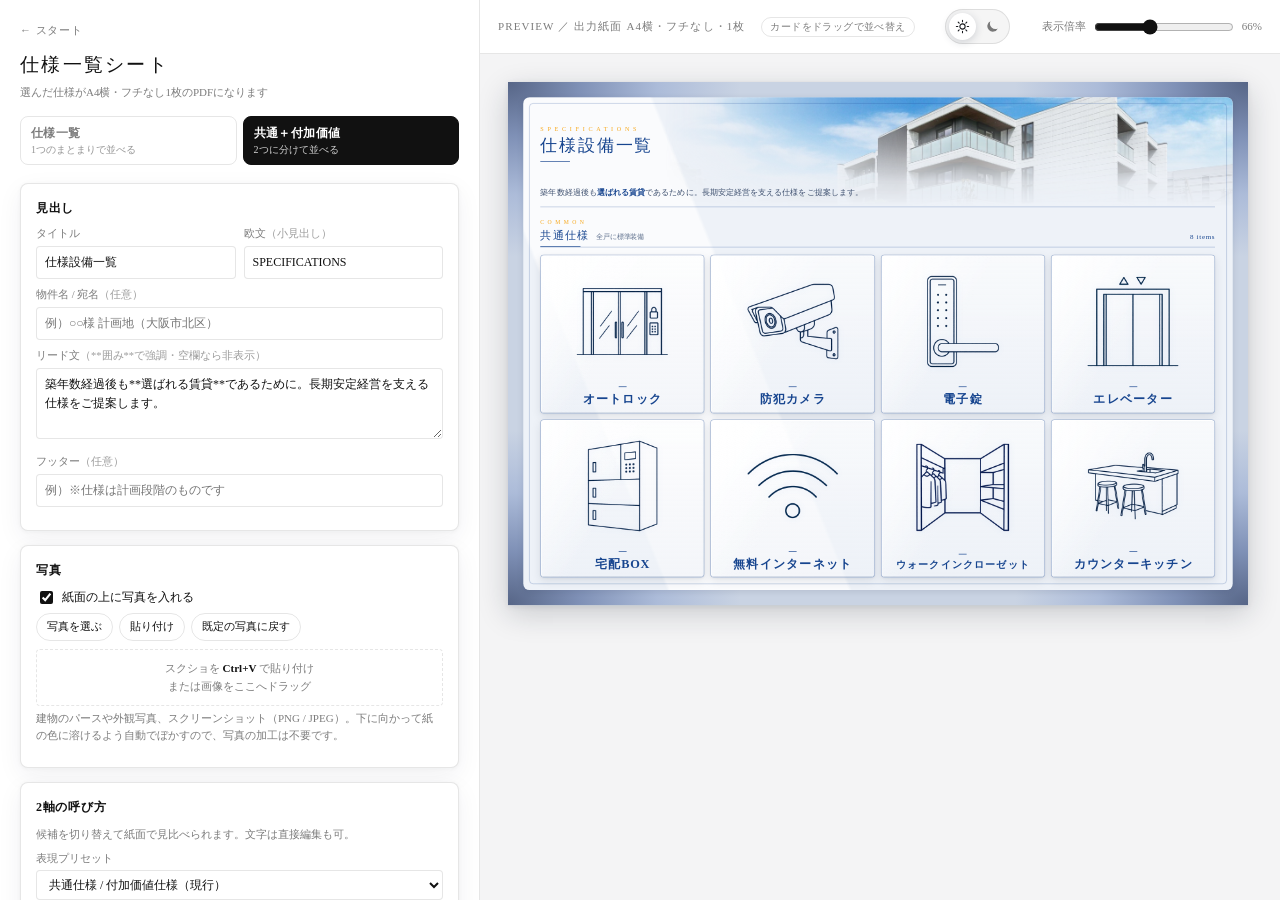
<file: builder.html>
<!DOCTYPE html>
<html lang="ja">
<head>
<meta charset="UTF-8">
<meta name="viewport" content="width=device-width, initial-scale=1">
<meta name="robots" content="noindex, nofollow">
<!-- URL を LINE などで送ったときのサムネイル（OGP）。画像は python make_ogp.py で作る。
     画像を差し替えたら ?v= の数字を上げる（LINE は一度読んだ画像をしばらく覚えているため） -->
<meta property="og:type" content="website">
<meta property="og:site_name" content="SPEC SHEET">
<meta property="og:title" content="仕様一覧をつくる | SPEC SHEET">
<meta property="og:description" content="載せたい仕様を選んで並べるだけ。件数に合わせて自動で組み替わり、フチなしA4横1枚の仕様一覧シートができます。">
<meta property="og:url" content="https://tatsuya-git-hub.github.io/spec-sheet/builder.html">
<meta property="og:image" content="https://tatsuya-git-hub.github.io/spec-sheet/ogp.jpg?v=2">
<meta property="og:image:width" content="1200">
<meta property="og:image:height" content="630">
<meta name="twitter:card" content="summary_large_image">
<title>仕様一覧をつくる | SPEC SHEET</title>
<link rel="stylesheet" href="tokens.css">
<link rel="stylesheet" href="style.css">
</head>
<body>

<!-- ============ 操作パネル（印刷されない） ============ -->
<aside class="editor" id="editor">
  <header class="editor__head">
    <a class="editor__back" href="index.html">← スタート</a>
    <h1>仕様一覧シート</h1>
    <p class="editor__sub">選んだ仕様がA4横・フチなし1枚のPDFになります</p>

    <!-- 作り方の切替。入力はモードごとに別々に保存されます -->
    <div class="modetabs" role="group" aria-label="作り方">
      <button type="button" class="modetabs__btn" data-mode="single">
        <b>仕様一覧</b><span>1つのまとまりで並べる</span>
      </button>
      <button type="button" class="modetabs__btn" data-mode="dual">
        <b>共通＋付加価値</b><span>2つに分けて並べる</span>
      </button>
    </div>
  </header>

  <!-- 見出し -->
  <section class="panel">
    <h2 class="panel__title">見出し</h2>
    <div class="grid2">
      <label class="field"><span>タイトル</span><input type="text" id="in-title"></label>
      <label class="field"><span>欧文<em>（小見出し）</em></span><input type="text" id="in-titleen"></label>
    </div>
    <label class="field">
      <span>物件名 / 宛名<em>（任意）</em></span>
      <input type="text" id="in-prop" placeholder="例）○○様 計画地（大阪市北区）">
    </label>
    <label class="field">
      <span>リード文<em>（**囲み**で強調・空欄なら非表示）</em></span>
      <textarea id="in-lead" rows="3"></textarea>
    </label>
    <label class="field">
      <span>フッター<em>（任意）</em></span>
      <input type="text" id="in-foot" placeholder="例）※仕様は計画段階のものです">
    </label>
  </section>

  <!-- 写真（紙面の上の帯。下に向かって紙の色に溶ける） -->
  <section class="panel">
    <h2 class="panel__title">写真</h2>
    <label class="check">
      <input type="checkbox" id="in-hero">
      <span>紙面の上に写真を入れる</span>
    </label>
    <div class="bulk">
      <button type="button" id="btn-hero-pick">写真を選ぶ</button>
      <button type="button" id="btn-hero-paste">貼り付け</button>
      <button type="button" id="btn-hero-reset">既定の写真に戻す</button>
    </div>
    <!-- スクリーンショットはここへ。Ctrl+V はこの画面のどこで押しても写真に入る -->
    <div class="dropzone" id="hero-drop" tabindex="0">
      スクショを <b>Ctrl+V</b> で貼り付け<br>または画像をここへドラッグ
    </div>
    <p class="panel__hint">
      建物のパースや外観写真、スクリーンショット（PNG / JPEG）。下に向かって紙の色に溶けるよう自動でぼかすので、写真の加工は不要です。
    </p>
  </section>

  <!-- ブロックの呼び方 -->
  <section class="panel">
    <h2 class="panel__title">
      <span data-dual-only>2軸の呼び方</span>
      <span data-single-only>ブロックの見出し</span>
    </h2>
    <p class="panel__hint" data-dual-only>候補を切り替えて紙面で見比べられます。文字は直接編集も可。</p>
    <label class="field" data-dual-only>
      <span>表現プリセット</span>
      <select id="in-preset"></select>
    </label>

    <!-- 1軸のときは、この見出しは出さなくても紙面のタイトルで足りる -->
    <label class="check" data-single-only>
      <input type="checkbox" id="in-blockhead">
      <span>カードの上に見出しを出す<em>（タイトルと重複するなら不要）</em></span>
    </label>

    <div class="grid3">
      <label class="field"><span><i class="lr" data-dual-only>左 </i>欧文</span><input type="text" id="in-cen"></label>
      <label class="field"><span><i class="lr" data-dual-only>左 </i>見出し</span><input type="text" id="in-clabel"></label>
      <label class="field"><span><i class="lr" data-dual-only>左 </i>補足</span><input type="text" id="in-cnote"></label>
    </div>
    <div class="grid3" data-dual-only>
      <label class="field"><span>右 欧文</span><input type="text" id="in-pen"></label>
      <label class="field"><span>右 見出し</span><input type="text" id="in-plabel"></label>
      <label class="field"><span>右 補足</span><input type="text" id="in-pnote"></label>
    </div>
  </section>

  <!-- 候補（2軸のみ）：全ての仕様から、共通・付加価値のどちらに載せるかを選ぶ -->
  <section class="panel" data-dual-only>
    <h2 class="panel__title">
      <span>仕様を選ぶ</span>
      <span class="counter" id="count-pool"></span>
    </h2>
    <p class="panel__hint">
      全ての仕様の一覧です。「共通」「付加価値」を押すとそのブロックに載ります（もう一度押すと外れます）。
      行の ⋮⋮ を持って、下のリストやプレビューのブロックへドラッグしても選べます。
    </p>
    <ul class="itemlist pool" id="list-pool" data-drop="pool"></ul>
  </section>

  <!-- 仕様（1軸）／ 共通仕様（2軸） -->
  <section class="panel">
    <h2 class="panel__title">
      <span id="head-common">共通仕様</span>
      <span class="counter" id="count-common"></span>
    </h2>
    <p class="panel__hint" data-single-only>
      載せたい仕様にチェックを入れます。並び順は ↑↓ か、プレビュー上のカードを
      ドラッグして入れ替えられます。
    </p>
    <p class="panel__hint" data-dual-only>
      載せる仕様と並び順です。↑↓ か行の ⋮⋮ のドラッグで並べ替え、付加価値仕様のリストへドラッグすると移せます。
      × で外します（上の一覧には残ります）。サムネイルを押すとアイコン画像を差し替えられます（Shift+クリックで削除）。
    </p>
    <div class="bulk">
      <button type="button" data-bulk="common:all" data-single-only>全て載せる</button>
      <button type="button" data-bulk="common:none">全て外す</button>
    </div>
    <ul class="itemlist" id="list-common" data-drop="common"></ul>
    <button type="button" class="add" data-add="common">＋ 項目を追加</button>
  </section>

  <!-- 付加価値仕様（2軸のみ） -->
  <section class="panel" data-dual-only>
    <h2 class="panel__title">
      <span id="head-premium">付加価値仕様</span>
      <span class="counter" id="count-premium"></span>
    </h2>
    <p class="panel__hint">
      この物件で採用する仕様と並び順です。操作は共通仕様と同じで、共通仕様のリストへドラッグすると移せます。
    </p>
    <div class="bulk">
      <button type="button" data-bulk="premium:none">全て外す</button>
    </div>
    <ul class="itemlist" id="list-premium" data-drop="premium"></ul>
    <button type="button" class="add" data-add="premium">＋ 項目を追加</button>
  </section>

  <!-- レイアウト -->
  <section class="panel">
    <h2 class="panel__title">レイアウト</h2>

    <label class="field" data-dual-only>
      <span>共通仕様カードの大きさ<em>（付加価値仕様との比）</em></span>
      <span class="rangerow">
        <input type="range" id="in-ratio" min="100" max="160" step="2">
        <output id="ratio-val"></output>
      </span>
    </label>

    <!-- 見え方の微調整。いずれも自動計算した寸法に対する倍率 -->
    <label class="field">
      <span>アイコンの大きさ</span>
      <span class="rangerow">
        <input type="range" id="in-zicon" min="55" max="100" step="1">
        <output id="zicon-val"></output>
      </span>
    </label>
    <label class="field">
      <span>カードの間隔</span>
      <span class="rangerow">
        <input type="range" id="in-zgap" min="0" max="220" step="5">
        <output id="zgap-val"></output>
      </span>
    </label>
    <label class="field">
      <span>文字の大きさ</span>
      <span class="rangerow">
        <input type="range" id="in-ztext" min="70" max="140" step="2">
        <output id="ztext-val"></output>
      </span>
    </label>
    <div class="bulk">
      <button type="button" id="btn-zreset">大きさ・間隔を既定に戻す</button>
    </div>

    <!-- アイコンが未整備の項目を混ぜると点線枠が目立つので、逃げ道を用意 -->
    <label class="check" data-single-only>
      <input type="checkbox" id="in-textonly">
      <span>アイコンを使わず文字だけで並べる</span>
    </label>
    <label class="check" data-dual-only>
      <input type="checkbox" id="in-premium-photo">
      <span>付加価値仕様もアイコンで並べる<em>（既定は文字タイル）</em></span>
    </label>
    <label class="check">
      <input type="checkbox" id="in-show-sub">
      <span>カードに補足テキストを出す</span>
    </label>
    <p class="panel__hint">
      カードは各ブロック内で同一サイズ。件数に応じて列数・行数<span data-dual-only>と左右の面積配分</span>を
      自動計算し、余白を残さず紙面を埋めます。
    </p>
    <p class="panel__hint" id="layout-info"></p>
  </section>

  <!-- 出力 -->
  <section class="panel">
    <h2 class="panel__title">出力</h2>
    <button type="button" class="primary" id="btn-print">PDFで出力 / 印刷</button>
    <p class="panel__hint">
      印刷ダイアログで <b>用紙:A4 ／ 向き:横 ／ 余白:なし</b>、
      <b>「背景のグラフィック」をON</b>（写真・影を出すため必須）。
    </p>
    <div class="bulk">
      <button type="button" id="btn-reload">マスタから再読込</button>
      <button type="button" id="btn-reset">入力をリセット</button>
    </div>
  </section>
</aside>

<!-- ============ プレビュー ＝ 出力される紙面 ============ -->
<main class="stage" id="stage">
  <div class="stage__bar">
    <span class="stage__label">PREVIEW ／ 出力紙面 A4横・フチなし・1枚</span>
    <span class="stage__hint">カードをドラッグで並べ替え</span>

    <!-- 出力テーマの切替 -->
    <div class="themetoggle" role="group" aria-label="出力テーマ">
      <button type="button" class="themetoggle__btn" data-theme="light" title="明るい出力">
        <svg viewBox="0 0 24 24" width="15" height="15" fill="none" stroke="currentColor" stroke-width="1.7" stroke-linecap="round">
          <circle cx="12" cy="12" r="4.2"/>
          <path d="M12 2.2v2.3M12 19.5v2.3M2.2 12h2.3M19.5 12h2.3M5.1 5.1l1.6 1.6M17.3 17.3l1.6 1.6M18.9 5.1l-1.6 1.6M6.7 17.3l-1.6 1.6"/>
        </svg>
      </button>
      <button type="button" class="themetoggle__btn" data-theme="dark" title="黒基調の出力">
        <svg viewBox="0 0 24 24" width="15" height="15" fill="currentColor">
          <path d="M20.5 15.2A8.8 8.8 0 0 1 8.8 3.5 8.8 8.8 0 1 0 20.5 15.2z"/>
        </svg>
      </button>
    </div>

    <label class="zoom">
      表示倍率
      <input type="range" id="zoom" min="25" max="130" value="100">
      <output id="zoom-val">100%</output>
    </label>
  </div>

  <div class="stage__scroll">
    <div class="sheet-scaler" id="scaler">
      <!-- ▼ ここから下が印刷対象 ------------------------------- -->
      <article class="sheet" id="sheet" data-theme="light">
        <!-- 写真（「写真」をONにしたときだけ上の帯に出る） -->
        <div class="sheet__visual" id="sheet-visual" aria-hidden="true"></div>
        <!-- 白い紙面の色の層（写真より上・カードより下） -->
        <div class="sheet__tint" aria-hidden="true"></div>
        <header class="sheet__head">
          <div class="sheet__headline">
            <span class="sheet__en" id="sheet-titleen"></span>
            <h2 class="sheet__title" id="sheet-title"></h2>
          </div>
          <div class="sheet__prop" id="sheet-prop"></div>
        </header>

        <div class="sheet__inner">
          <p class="sheet__lead" id="sheet-lead"></p>

          <div class="sheet__body" id="sheet-body">
            <!-- 左ブロック（1軸のときは唯一のブロック） -->
            <section class="block" id="block-common">
              <div class="block__head" id="head-block-common">
                <span class="block__en" id="en-common"></span>
                <h3 class="block__title" id="label-common"></h3>
                <span class="block__note" id="note-common"></span>
                <span class="block__count" id="cnt-common"></span>
              </div>
              <div class="fill" id="sheet-common" data-group="common"></div>
            </section>

            <!-- 右ブロック（付加価値仕様。1軸のときは非表示） -->
            <section class="block" id="block-premium">
              <div class="block__head">
                <span class="block__en" id="en-premium"></span>
                <h3 class="block__title" id="label-premium"></h3>
                <span class="block__note" id="note-premium"></span>
                <span class="block__count" id="cnt-premium"></span>
              </div>
              <div class="fill" id="sheet-premium" data-group="premium"></div>
            </section>
          </div>

          <footer class="sheet__foot" id="foot-wrap">
            <span id="sheet-foot"></span>
          </footer>
        </div>
      </article>
      <!-- ▲ 印刷対象ここまで ------------------------------------ -->
    </div>
  </div>
</main>

<input type="file" id="file-picker" accept="image/*" hidden>
<input type="file" id="hero-picker" accept="image/*" hidden>

<script src="data.js"></script>
<script src="app.js"></script>
</body>
</html>
</file>
<file: tokens.css>
/* =============================================================
   デザイントークン（色・余白・書体）
   ★デザイン確定時は原則このファイルだけを差し替えます
   コンセプト: 白い地（黒地も選べる）/ 書体はすべて游明朝 / カードはガラスの板
   ============================================================= */
:root{
  /* ---- 紙面（出力）---- */
  --paper-w: 297mm;          /* A4 横 */
  --paper-h: 210mm;
  --paper-pad-x: 9mm;
  --paper-pad-y: 6mm;
  --cell-gap: 2.4mm;         /* カード間の間隔 */
  --card-radius: 1.4mm;

  /* ---- 紙面の色（黒基調。真っ黒にはせず、深い青緑の空気を含ませる）
         ★黒が重すぎる/軽すぎるときは --paper と --sheen だけで調整できます ---- */
  --paper:     #070b0c;      /* 地 */
  --paper-2:   #101617;      /* 面（カード地・微妙な差） */
  --sheen:     224, 240, 238; /* 右上から差す光の色（rgb成分） */
  --ink:       #ffffff;
  --ink-sub:   #9fb0ae;
  --line:      rgba(255,255,255,.16);
  --line-soft: rgba(255,255,255,.08);
  --gold:      #c9ab6d;      /* 唯一の彩り。使いすぎない */
  --accent-2:  #e0b877;      /* リード文の強調 */

  /* ---- 画面UI（スタートページと同じ：白い地 × 黒い文字 × 黒いボタン）---- */
  --ui-bg:     #f4f4f5;              /* 紙面プレビューの台 */
  --ui-panel:  #ffffff;              /* 左の操作パネル・上のバー */
  --ui-panel-2:#ffffff;              /* 各ブロックの白い板 */
  --ui-field:  #ffffff;              /* 入力欄 */
  --ui-line:   rgba(17,17,17,.10);
  --ui-text:   #111111;
  --ui-sub:    rgba(17,17,17,.55);
  --ui-accent: #111111;              /* 選択中・フォーカス（スタートページの黒いボタンと同じ） */
  --ui-shadow: 0 8px 26px rgba(30,40,60,.06), 0 1px 4px rgba(30,40,60,.04);
  --radius-ui: 8px;

  /* ---- スタートページ（白い地 × 黒い文字。彩りは写真に任せる）---- */
  --site-bg:   #ffffff;
  --site-fg:   #111111;
  --site-fg-sub: rgba(17,17,17,.55);

  /* ---- 書体 ----
     すべて游明朝に固定（和文も欧文も）。欧文用の書体は挟まない。
     游明朝の入っていない端末（iPad / Mac）はヒラギノ明朝で表示される。
     ★游明朝はライセンス上Webフォントとして埋め込めないため、端末の書体を使う
     変数を3つに分けているのは、あとで用途ごとに変えられるようにするため */
  --font-mincho: "Yu Mincho", "YuMincho", "游明朝", "Hiragino Mincho ProN", "Hiragino Mincho Pro", serif;
  --font-display: var(--font-mincho);   /* 見出し・欧文ラベル */
  --font-ui: var(--font-mincho);        /* 画面の操作部品・本文 */
  --font-name: var(--font-mincho);      /* カードの仕様名 */
}
</file>
<file: style.css>
/* =============================================================
   builder.html 用スタイル
     [A] 画面UI（操作パネル・ステージ）   ← 印刷されない
     [B] 紙面 .sheet（A4横 297×210mm）    ← 印刷される
     [C] 印刷（A4横・フチなし・1枚固定）
   色・余白・書体は tokens.css の変数で管理
   ============================================================= */

*{ box-sizing: border-box; }
html, body{ height: 100%; margin: 0; }
body{
  display: flex;
  background: var(--ui-bg);
  color: var(--ui-text);
  font-family: var(--font-ui);
  font-size: 13px; line-height: 1.6;
  -webkit-font-smoothing: antialiased;
}

/* =============================================================
   [A] 画面UI
   スタートページと同じテイスト：白い地・明朝・細い罫・やわらかい影・黒いボタン
   ============================================================= */
.editor{
  width: 480px; flex: 0 0 480px;   /* 選ぶ一覧を見やすく、少し広めに */
  height: 100vh; overflow-y: auto;
  padding: 20px 20px 40px;
  background: var(--ui-panel);
  border-right: 1px solid var(--ui-line);
}
.editor__back{
  display: inline-block; margin-bottom: 10px;
  font-size: 11px; letter-spacing: .08em; color: var(--ui-sub); text-decoration: none;
}
.editor__back:hover{ color: var(--ui-accent); }
.editor__head h1{
  font-family: var(--font-display);
  font-size: 19px; font-weight: normal; letter-spacing: .12em; margin: 0 0 4px;
}
.editor__sub{ margin: 0 0 14px; font-size: 11px; color: var(--ui-sub); }

/* ---- 作り方の切替（1軸 / 2軸）----------------------------------
   スタートページの2つの入口と同じ2択。入力はモードごとに別に
   保存されるので、行き来しても互いを壊さない */
.modetabs{
  display: grid; grid-template-columns: 1fr 1fr; gap: 6px;
  margin-bottom: 18px;
}
.modetabs__btn{
  font: inherit; text-align: left; cursor: pointer;
  padding: 7px 10px; border-radius: var(--radius-ui);
  color: var(--ui-sub); background: transparent;
  border: 1px solid var(--ui-line);
  transition: border-color .15s ease, color .15s ease, background .15s ease;
}
.modetabs__btn b{
  display: block; font-size: 12px; font-weight: bold; letter-spacing: .04em;
}
.modetabs__btn span{ display: block; font-size: 10px; line-height: 1.4; opacity: .8; }
.modetabs__btn:hover{ border-color: var(--ui-accent); color: var(--ui-text); }
.modetabs__btn.is-active{
  color: #fff; border-color: var(--ui-accent);
  background: var(--ui-accent);
}

/* ---- 作り方に応じた出し入れ ----
   1軸のときは2軸だけの項目を、2軸のときは1軸だけの項目を隠す。
   モードが決まる前（JS実行前）は data-mode が無いので両方出るが、
   起動時にすぐ設定されるため実害はない */
body[data-mode="single"] [data-dual-only]{ display: none !important; }
body[data-mode="dual"]   [data-single-only]{ display: none !important; }

.panel{
  border: 1px solid var(--ui-line); border-radius: var(--radius-ui);
  background: var(--ui-panel-2);
  box-shadow: var(--ui-shadow);
  padding: 15px; margin-bottom: 14px;
}
.panel__title{
  display: flex; align-items: center; gap: 8px; margin: 0 0 8px;
  font-size: 12px; font-weight: bold; letter-spacing: .06em;
}
.panel__hint{ margin: 4px 0 8px; font-size: 11px; line-height: 1.55; color: var(--ui-sub); }
.counter{
  margin-left: auto; font-size: 10.5px; font-weight: normal; color: var(--ui-accent);
  border: 1px solid rgba(17,17,17,.35); border-radius: 999px; padding: 0 8px;
}

.field{ display: block; margin-bottom: 8px; }
.field > span{ display: block; font-size: 10.5px; color: var(--ui-sub); margin-bottom: 3px; }
.field em{ font-style: normal; opacity: .75; }
/* 2軸のときだけ付く「左 」「右 」の接頭。1軸では上のルールで消える */
.field .lr{ font-style: normal; }
.field input[type=text], .field textarea, .field select{
  width: 100%; padding: 6px 8px; font: inherit; font-size: 12px;
  color: var(--ui-text); background: var(--ui-field);
  border: 1px solid var(--ui-line); border-radius: 4px;
}
.field input:focus, .field textarea:focus, .field select:focus{
  outline: none; border-color: var(--ui-accent);
}
.field textarea{ resize: vertical; }
.grid2{ display: grid; grid-template-columns: 1fr 1fr; gap: 0 8px; }
.grid3{ display: grid; grid-template-columns: .8fr 1fr 1fr; gap: 0 8px; }
.rangerow{ display: flex; align-items: center; gap: 8px; }
.rangerow input{ flex: 1; accent-color: var(--ui-accent); }
.rangerow output{ font-size: 11px; color: var(--ui-accent); min-width: 60px; text-align: right; }

.check{ display: flex; align-items: flex-start; gap: 6px; font-size: 12px; margin-bottom: 6px; cursor: pointer; }
.check input{ accent-color: var(--ui-accent); margin-top: 3px; }
.check em{ font-style: normal; font-size: 11px; color: var(--ui-sub); }

.bulk{ display: flex; gap: 6px; flex-wrap: wrap; }
.bulk button, .add{
  font: inherit; font-size: 11px; padding: 4px 10px; cursor: pointer;
  color: var(--ui-text); background: transparent;
  border: 1px solid var(--ui-line); border-radius: 999px;
}
.bulk button:hover, .add:hover{ border-color: var(--ui-accent); color: var(--ui-accent); }
.add{ width: 100%; margin-top: 8px; border-style: dashed; border-radius: 4px; padding: 6px; }
/* 写真の貼り付け先（スクショの Ctrl+V / ドラッグ） */
.dropzone{
  margin-top: 8px; padding: 10px; border-radius: 4px; text-align: center;
  font-size: 11px; line-height: 1.6; color: var(--ui-sub);
  border: 1px dashed var(--ui-line); outline: none;
  transition: border-color .15s ease, color .15s ease, background .15s ease;
}
.dropzone b{ color: var(--ui-text); }
.dropzone:focus, .dropzone.is-over{ border-color: var(--ui-accent); color: var(--ui-accent); background: rgba(17,17,17,.06); }

.primary{
  width: 100%; font: inherit; font-size: 13px; font-weight: bold; letter-spacing: .12em;
  padding: 13px; cursor: pointer; color: #fff;
  background: var(--ui-accent);
  border: 0; border-radius: 8px;
}
.primary:hover{ background: #333; }

/* ---- 仕様リスト ---- */
.itemlist{ list-style: none; margin: 8px 0 0; padding: 0; }
.row{
  display: flex; align-items: center; gap: 6px;
  padding: 5px 2px; border-top: 1px solid var(--ui-line);
}
.row:last-child{ border-bottom: 1px solid var(--ui-line); }
.row--off{ opacity: .38; }
.row input[type=checkbox]{ accent-color: var(--ui-accent); }
.row__name, .row__sub{
  min-width: 0; font: inherit; font-size: 12px; color: var(--ui-text);
  background: transparent; border: 1px solid transparent; border-radius: 3px; padding: 2px 4px;
}
.row__name{ flex: 1.4; }
.row__sub{ flex: 1; font-size: 11px; color: var(--ui-sub); }
.row__name:hover, .row__sub:hover{ border-color: var(--ui-line); }
.row__name:focus, .row__sub:focus{ border-color: var(--ui-accent); background: var(--ui-field); outline: none; }
.row__thumb{
  width: 34px; height: 26px; flex: 0 0 34px; cursor: pointer;
  border: 1px solid var(--ui-line); border-radius: 3px; overflow: hidden;
  background: var(--ui-field) center/cover no-repeat;
  display: flex; align-items: center; justify-content: center;
  font-size: 10px; color: var(--ui-sub);
}
.row__thumb:hover{ border-color: var(--ui-accent); }
.row__btn{
  width: 20px; height: 20px; flex: 0 0 20px; padding: 0; cursor: pointer;
  font-size: 10px; line-height: 1; color: var(--ui-sub);
  background: transparent; border: 1px solid var(--ui-line); border-radius: 3px;
}
.row__btn:hover{ color: var(--ui-text); border-color: var(--ui-accent); }
.row__btn--del:hover{ color: #e06b5c; border-color: #e06b5c; }

/* ドラッグの持ち手・落とし先の目印（2軸の一覧） */
.row__grip{
  flex: 0 0 auto; padding: 0 2px; cursor: grab; user-select: none; touch-action: none;
  font-size: 11px; letter-spacing: -2px; color: var(--ui-sub);
}
.row__grip:hover{ color: var(--ui-accent); }
.row.is-dragging{ opacity: .35; }
.row.is-drop-before{ box-shadow: inset 0 2px 0 var(--ui-accent); }
.itemlist.is-drop-end > .row:last-child{ box-shadow: inset 0 -2px 0 var(--ui-accent); }
.itemlist.is-over{ outline: 1px dashed var(--ui-accent); outline-offset: 2px; border-radius: 4px; }
.row--empty{
  justify-content: center; padding: 14px 6px;
  font-size: 11px; color: var(--ui-sub); border: 1px dashed var(--ui-line);
}
/* プレビューのブロックに落とすとき */
.sheet [data-group].is-over{ outline: .5mm dashed #111; outline-offset: 1mm; }

/* 候補一覧（2軸）：名前は表示だけ（編集は下の共通／付加価値のリストで） */
.pool{ max-height: 420px; overflow-y: auto; }
.pool__row.is-placed{ background: rgba(17,17,17,.05); }
.pool__name{ flex: 1; min-width: 0; font-size: 12px; overflow: hidden; text-overflow: ellipsis; white-space: nowrap; }
.pool__name small{ margin-left: 6px; font-size: 10.5px; color: var(--ui-sub); }
.chip{
  flex: 0 0 auto; font: inherit; font-size: 10.5px; padding: 2px 8px; cursor: pointer;
  color: var(--ui-sub); background: transparent;
  border: 1px solid var(--ui-line); border-radius: 999px;
}
.chip:hover{ color: var(--ui-text); border-color: var(--ui-accent); }
.chip.is-on{ color: #fff; background: var(--ui-accent); border-color: var(--ui-accent); font-weight: bold; }

/* ---- ステージ ---- */
.stage{ flex: 1; min-width: 0; height: 100vh; display: flex; flex-direction: column; }
.stage__bar{
  display: flex; align-items: center; gap: 16px; padding: 9px 18px;
  font-size: 11px; letter-spacing: .1em; color: var(--ui-sub);
  background: var(--ui-panel); border-bottom: 1px solid var(--ui-line);
}
/* 並べ替えの操作案内 */
.stage__hint{
  font-size: 10px; letter-spacing: .04em; color: var(--ui-sub);
  padding: 1px 8px; border-radius: 999px;
  border: 1px solid var(--ui-line);
}
/* 出力テーマの切替（サン / ムーン） */
.themetoggle{
  margin-left: auto; display: flex; gap: 3px; padding: 3px;
  border-radius: 999px;
  background: rgba(17,17,17,.04); border: 1px solid var(--ui-line);
}
.themetoggle__btn{
  width: 27px; height: 27px; padding: 0; border: 0; border-radius: 50%;
  display: grid; place-items: center; cursor: pointer;
  color: var(--ui-sub); background: transparent;
  transition: background .18s ease, color .18s ease;
}
.themetoggle__btn:hover{ color: var(--ui-text); }
.themetoggle__btn.is-active{
  color: #16181c; background: #fff;
  box-shadow: 0 2px 8px rgba(30,40,60,.18);
}
.themetoggle__btn[data-theme="dark"].is-active{
  color: #f4f4f6; background: #26262c;
  box-shadow: 0 2px 8px rgba(30,40,60,.25);
}

.zoom{ display: flex; align-items: center; gap: 6px; margin-left: 16px; letter-spacing: 0; }
.zoom input{ width: 140px; accent-color: var(--ui-accent); }
.stage__scroll{
  flex: 1; overflow: auto; padding: 28px;
  background: var(--ui-bg);
}
.sheet-scaler{ transform-origin: top left; width: var(--paper-w); height: var(--paper-h); }

/* =============================================================
   [B] 紙面（A4 横 1枚・フチなし。ここは黒地の指定、白地は [B-2]）
   ============================================================= */
.sheet{
  position: relative;
  width: var(--paper-w); height: var(--paper-h);
  background: var(--paper); color: var(--ink);
  font-family: var(--font-ui);
  display: flex; flex-direction: column; overflow: hidden;
  box-shadow: 0 14px 44px rgba(20,30,45,.20), 0 2px 8px rgba(20,30,45,.08);
}
/* 地の空気：右上から光が差し込み、左下へ落ちていく
   （黒一色だと重いので、深い青緑の階調をつける）
   ・グラデーションだけで作るので、印刷しても画像の劣化がない
   ・中身は z-index:2 で必ずこの層より上に置く。写真の帯（z-index:0）はこの層の下に
     敷くので、光は写真の上にもかかり、帯の消え際に段差ができない */
.sheet::before{
  content: ""; position: absolute; inset: 0; z-index: 1; pointer-events: none;
  background:
    /* 右上の光源 */
    radial-gradient(46% 40% at 100% 0%,
      rgba(var(--sheen), .24) 0%, rgba(var(--sheen), .09) 38%, transparent 74%),
    /* 斜めに落ちる光の帯 */
    linear-gradient(206deg,
      transparent 0%, rgba(var(--sheen), .12) 12%, rgba(var(--sheen), .04) 26%,
      transparent 44%),
    /* 右下の床の照り返し */
    radial-gradient(58% 34% at 84% 104%, rgba(var(--sheen), .07), transparent 70%),
    /* 中央に広がる青緑の空気 */
    radial-gradient(92% 88% at 64% 54%, rgba(18, 46, 45, .26), transparent 76%),
    /* 左上へ向かう闇 */
    radial-gradient(74% 78% at 0% 0%, rgba(0,0,0,.80), transparent 66%);
}
.sheet > *{ position: relative; z-index: 2; }

/* ヘッダー：紙の端まで届く（フチなし） */
.sheet__head{
  flex: 0 0 auto;
  display: flex; align-items: flex-end; gap: 8mm;
  padding: 5.5mm var(--paper-pad-x) 3.4mm;
  border-bottom: .25mm solid var(--line);
}
.sheet__en{
  display: block; margin-bottom: 1.2mm;
  font-family: var(--font-display);
  font-size: 7pt; letter-spacing: .42em; color: var(--gold);
}
.sheet__title{
  margin: 0; font-family: var(--font-display); font-weight: normal;
  font-size: 19pt; line-height: 1; letter-spacing: .14em;
}
.sheet__prop{
  margin-left: auto; padding-bottom: .8mm;
  font-size: 8.5pt; letter-spacing: .04em; text-align: right;
  color: var(--ink-sub); white-space: pre-line;
}

/* 内側 */
.sheet__inner{
  flex: 1; min-height: 0; display: flex; flex-direction: column;
  padding: var(--paper-pad-y) var(--paper-pad-x);
}
.sheet__lead{
  flex: 0 0 auto; margin: 0 0 4mm;
  font-size: 9pt; line-height: 1.7; letter-spacing: .02em;
  color: var(--lead-fg, rgba(255,255,255,.82)); white-space: pre-line;
}
.sheet__lead:empty{ display: none; }
.sheet__lead .em{ color: var(--accent-2); font-weight: bold; }

/* ガラスの板と影（黒い紙面）。明るい紙面は [B-2] で上書き */
.sheet{
  --glass-top:    rgba(255,255,255,.085);
  --glass-bottom: rgba(255,255,255,.020);
  --glass-edge:   rgba(255,255,255,.10);
  --glass-hi:     rgba(255,255,255,.14);     /* 上辺のハイライト */
  --card-shadow:      0 1.2mm 3.2mm rgba(0,0,0,.45), 0 .3mm .8mm rgba(0,0,0,.30);
  --card-shadow-soft: 0 .8mm 2.4mm rgba(0,0,0,.28);
}

/* 本文：2ブロック横並び（幅配分は JS が flex で指定） */
.sheet__body{ flex: 1; min-height: 0; display: flex; gap: 6mm; }
.block{ display: flex; flex-direction: column; min-width: 0; min-height: 0; }
.block--hidden{ display: none; }

/* 見出し行：欧文を上の段に逃がし、
   「見出し ／ 補足 ／ 件数」を必ず1行に収める（折り返して衝突させない）*/
.block__head{
  flex: 0 0 auto; position: relative;
  display: grid;
  grid-template-columns: auto minmax(0, 1fr) auto;
  grid-template-areas:
    "en    en    en"
    "title note  count";
  align-items: baseline;
  column-gap: 2.6mm; row-gap: 1mm;
  padding-bottom: 1.6mm; margin-bottom: 3mm;
  border-bottom: .25mm solid var(--line);
}
.block__head::after{   /* 見出し下の金の短いライン */
  content: ""; position: absolute; left: 0; bottom: -.25mm;
  width: 16mm; height: .5mm; background: var(--gold);
}
.block__en{
  grid-area: en;
  font-family: var(--font-display);
  font-size: 6.5pt; letter-spacing: .38em; color: var(--gold);
}
.block__title{
  grid-area: title;
  margin: 0; font-family: var(--font-display); font-weight: normal;
  font-size: 13pt; letter-spacing: .1em; line-height: 1;
  white-space: nowrap;
}
/* 補足は幅が足りなければ切る（見出しを折らないため） */
.block__note{
  grid-area: note; min-width: 0;
  font-size: 7.5pt; letter-spacing: .04em; color: var(--ink-sub);
  white-space: nowrap; overflow: hidden; text-overflow: ellipsis;
}
.block__count{
  grid-area: count; justify-self: end;
  font-family: var(--font-display);
  font-size: 8pt; letter-spacing: .1em; color: var(--ink-sub);
  white-space: nowrap;
}

/* ---- カードのグリッド（列数・行数は JS が指定 / セルは常に等サイズ） ---- */
.fill{
  flex: 1; min-height: 0;
  display: grid; gap: var(--cell-gap);
}

/* ---- カード共通：ガラスの板 ----------------------------------
   地は透明度の高い白の重ね（--glass-*）。紙面の光の階調が透けるので、
   同じ色のタイルが並んでいるようには見えない。
   上辺だけ明るい縁（inset の 1 本）で板の厚みを出し、
   下にやわらかい影（--card-shadow）を落として紙面から少し浮かせる。

   backdrop-filter（すりガラスのぼかし）は使わない。
   背後が滑らかなグラデーションなのでぼかしても見た目はほぼ変わらず、
   印刷（PDF）では画像化されて重く・粗くなることがあるため */
.card{
  position: relative; min-width: 0; min-height: 0; overflow: hidden;
  border-radius: var(--card-radius);
  background: linear-gradient(180deg, var(--glass-top), var(--glass-bottom));
  border: .25mm solid var(--glass-edge);
  box-shadow: inset 0 .3mm 0 var(--glass-hi), var(--card-shadow);
}
/* アイコンカード：上にアイコン、下に名称（写真ではなく図としてそろえる） */
.card--icon{
  display: flex; flex-direction: column;
  padding: 2.2mm 2mm 2.4mm;
}
/* アイコンの面
   アイコンは地を透過してあるので（make_icons.py）、台座は置かず
   ガラスの板に線画を直接載せる。黒い紙面では線をアイボリーにした
   別の絵（iconDark）に app.js が差し替える。
   contain なので、正方形でない画像でも切れない。

   --icon-scale は「面のどこまでを絵が占めるか」。
   contain のまま縮めたいので、内側の余白を作って
   background-origin: content-box で絵をその内側だけに収める。
   transform: scale() だと面からはみ出して切れ、
   background-size を % 指定にすると縦横比が崩れる */
.card__icon{
  flex: 1; min-height: 0; margin-bottom: 1.8mm;
  background-position: center; background-size: contain; background-repeat: no-repeat;
  background-origin: content-box;
  padding: calc((1 - var(--icon-scale, 1)) * 50%);
}
/* アイコン未設定のときの当たり（あとで画像を入れる場所） */
.card__icon--none{
  position: relative;
  border: .25mm dashed var(--line-soft);
  border-radius: var(--card-radius);
}
.card__icon--none::after{
  content: "ICON"; position: absolute; inset: 0;
  display: flex; align-items: center; justify-content: center;
  font-family: var(--font-display);
  font-size: 5.5pt; letter-spacing: .3em; color: rgba(255,255,255,.20);
}
.card__body{ flex: 0 0 auto; text-align: center; }
.card__name{
  display: block;
  font-family: var(--font-name); font-weight: 600;
  font-size: var(--name-size, 9pt); line-height: 1.25; letter-spacing: .06em;
  color: var(--name-fg, #fff);
}
.card__sub{
  display: block; margin-top: .6mm; min-height: 1.2em;  /* 空でも行を確保 */
  font-size: calc(var(--name-size, 9pt) * .72); line-height: 1.2; letter-spacing: .04em;
  color: var(--sub-fg, rgba(255,255,255,.62));
}
.card--long .card__name{ font-size: calc(var(--name-size, 9pt) * .84); }

/* ---- 文字タイル（付加価値仕様。既定はこちら）--------------------
   アイコンを使わず、組版だけで見せる面。セルが横長なので中央寄せより
   左寄せのほうが視線が流れ、一覧として読みやすい。
   左端に金の短い縦線を置く（見出し下の金線と同じ motif でそろえる）。
   光は左上から当てて、紙面の階調と向きを合わせる */
/* 文字は下に寄せる。件数が少ないとセルが縦長になるが、上下中央だと
   小さな文字が広い面の真ん中に浮いて「置き忘れ」に見える。
   下に寄せておけば、上の空きが意図した余白として読める */
.card--text{
  display: flex; flex-direction: column; justify-content: flex-end;
  padding: 2.4mm 3.4mm 2.6mm;
  background: linear-gradient(100deg, var(--glass-top) 0%, var(--glass-bottom) 100%);
}
.card--text .card__body{
  position: relative; padding: 2.6mm 0 0; text-align: left;
}
/* 名称の上に金の短い罫。ブロック見出しの下に引いている線と同じ motif で、
   アイコンが無くても「そこが仕様名の頭」だと分かるようにする */
.card--text .card__body::before{
  content: ""; position: absolute; left: 0; top: 0;
  width: 5mm; height: .45mm; background: var(--gold);
}
.card--text .card__name{ text-shadow: none; letter-spacing: .04em; }
.card--text .card__sub{
  margin-top: 1mm; color: var(--ink-sub); letter-spacing: .06em;
}

/* ---- 並べ替え（プレビュー上のドラッグ）------------------------
   掴んでいるあいだは半透明にして、置き先が見えるようにする。
   touch-action: none はタブレットで必須（指の動きを
   ページのスクロールに取られると並べ替えができない）*/
.card[data-id]{ cursor: grab; touch-action: none; }
.card.is-dragging{
  cursor: grabbing; opacity: .55;
  outline: .4mm solid var(--gold); outline-offset: -.4mm;
}
body.is-reordering{ user-select: none; -webkit-user-select: none; }
/* 印刷には操作の見た目を持ち込まない（保険）*/
@media print{
  .card.is-dragging{ opacity: 1; outline: 0; }
}

/* 端数マスを埋めるタイル（カードを等サイズに保つため）
   同じガラスだが一段薄く、影も弱くして、仕様のカードより奥に引かせる */
/* 端数のマス：板も欧文ラベルも出さず、何もない空きにする（1軸・2軸・両テーマ共通）。
   マス自体は残すので、カードの大きさと並びは変わらない。
   visibility:hidden なら寸法は残るので、ドラッグ中に末尾へ送る当たり判定もそのまま効く */
.card--filler{ visibility: hidden; }

/* 空状態 */
.empty{
  grid-column: 1 / -1; grid-row: 1 / -1;
  display: flex; align-items: center; justify-content: center;
  font-size: 8.5pt; letter-spacing: .1em; color: var(--ink-sub);
  border: .25mm dashed var(--line); border-radius: var(--card-radius);
}

/* ---- 写真の帯（.sheet--visual。「写真」がONのとき app.js が付ける）----
   紙面の上端、見出し（仕様設備一覧）の右から右端までに写真を敷き、
   左と下に向かって紙の色に溶かす（右と上は紙の端まで＝フチなし）。
   主役はあくまでカードなので、写真は上の帯だけにとどめる。
   見出しは写真に重ねない（白い地の上にあるほうが読める）。
   写真の始まり --visual-left は app.js が見出しの右端を実測して入れる。

   溶かし方は「紙の色のグラデーションを写真の上にかぶせる」。
   mask-image のほうが素直だが、Chromium は印刷（PDF）で mask を
   落とすことがあり、写真の四角い縁がそのまま出てしまうため使わない。
   かぶせる色は var(--paper) なので、黒い紙面でも白い紙面でもその地に溶ける。

   カードの寸法は app.js が #sheet-body の実寸から計算するので、
   帯のぶん本文が縮んでも計算側は何も変えなくてよい */
.sheet__visual{ display: none; }
.sheet{
  --visual-h: 50mm;       /* 写真の帯の高さ（溶けて消えるところまで） */
  --visual-under: 16mm;   /* 見出しの上端の位置（帯の高さの中ほどに置く） */
  --visual-left: 80mm;    /* 写真の始まり（app.js が実測で上書き） */
}
.sheet--visual .sheet__visual{
  display: block;
  position: absolute; z-index: 0;     /* 文字・カードより下に敷く */
  top: 0; right: 0; height: var(--visual-h);
  left: calc(var(--visual-left) + 4mm);
  background-size: cover; background-position: 50% 52%; background-repeat: no-repeat;
}
.sheet--visual .sheet__visual::after{
  --p: var(--paper);
  content: ""; position: absolute; inset: -1px;   /* 端数の1pxで縁が残らないように */
  background:
    /* 左：見出しの側から、写真がだんだん浮かび上がる */
    linear-gradient(90deg, var(--p) 0%,
      color-mix(in srgb, var(--p) 86%, transparent) 9%,
      color-mix(in srgb, var(--p) 55%, transparent) 20%,
      color-mix(in srgb, var(--p) 22%, transparent) 32%,
      transparent 44%),
    /* 下：半分あたりから長い距離をかけて紙に消えていく */
    linear-gradient(180deg, transparent 14%,
      color-mix(in srgb, var(--p) 28%, transparent) 32%,
      color-mix(in srgb, var(--p) 62%, transparent) 50%,
      color-mix(in srgb, var(--p) 88%, transparent) 68%,
      var(--p) 88%);
}
/* 見出し下の罫は、写真が溶けていく途中を横に断ち切ってしまうので引かない */
.sheet--visual .sheet__head{ padding-top: var(--visual-under); border-bottom: 0; }

/* フッター */
.sheet__foot{
  flex: 0 0 auto; margin-top: 3mm; padding-top: 1.8mm;
  border-top: .25mm solid var(--line-soft);
  font-size: 7pt; letter-spacing: .04em; color: var(--ink-sub);
}
.sheet__foot--hidden{ display: none; }

/* =============================================================
   [B-2] 白い出力テーマ（.sheet[data-theme="light"]・既定）
   色味の方向: 白い地 × 明朝 × ディープネイビーの細い罫（彩りはこの1色だけ）
   写真の列を入れたとき、写真が白に溶けていくのが映えるよう地は真っ白。
   紙面の変数だけを上書きするので、構造・レイアウトは共通
   ============================================================= */
.sheet[data-theme="light"]{
  --paper:     #ffffff;   /* 地：白 */
  --paper-2:   #f6f6f5;
  --ink:       #0e0e0e;
  --ink-sub:   #5a5a5a;
  --line:      rgba(0,0,0,.22);
  --line-soft: rgba(0,0,0,.10);
  --gold:      #22365c;   /* アクセント（ディープネイビー）：欧文・短い罫・件数・細い罫 */
  --accent-2:  #22365c;   /* リード文の強調 */
  --lead-fg:   #2b2b2b;
  /* 白い紙面のガラス：白地の上では白の重ねが見えないので、
     下へわずかに灰色を引いて板の面を出し、縁と影で浮かせる */
  --glass-top:    rgba(255,255,255,.88);   /* 地の色がうっすら透ける程度 */
  --glass-bottom: rgba(244,245,247,.82);
  --glass-edge:   rgba(20,28,40,.07);
  --glass-hi:     rgba(255,255,255,1);
  --card-shadow:      0 1.4mm 4mm rgba(30,40,60,.10), 0 .3mm .8mm rgba(30,40,60,.07);
  --card-shadow-soft: 0 .8mm 2.4mm rgba(30,40,60,.05);
}
/* 白い紙面は「グレーの額 ＋ 内側の白いパネル」の二層
   ・外周のグレーの帯（--frame-w）に、四隅へ少しずつ沈むグレーをかける。
   ・アイコンが並ぶ内側は白いパネル（帯とパネルの境目をはっきり見せる）。
     写真もこのパネルの中に収める。
   ・パネルの中に、水色・淡いピンク・明るいグレーの色の層を重ねる（グレーの額にはかけない）。
   層の順：::before（帯のグラデ）→ ::after（白いパネル）→ 写真 → 中身
   グラデーションだけで作るので PDF でも劣化しない */
.sheet[data-theme="light"]{
  --frame-w: 6mm;          /* グレーの帯の幅 */
  --panel-r: 2.6mm;        /* 白いパネルの角の丸み */
  --paper-pad-x: 13mm;     /* 中身はパネルの内側から 7mm */
  --paper-pad-y: 6mm;
  background: #e4e5e8;
}
.sheet[data-theme="light"]::before{
  z-index: 0;
  background:
    /* 四隅のグレー */
    radial-gradient(110mm 80mm at 0 0,       rgba(80,82,90,.30), transparent 100%),
    radial-gradient(110mm 80mm at 100% 0,    rgba(80,82,90,.34), transparent 100%),
    radial-gradient(110mm 80mm at 0 100%,    rgba(80,82,90,.30), transparent 100%),
    radial-gradient(110mm 80mm at 100% 100%, rgba(80,82,90,.18), transparent 100%);
}
.sheet[data-theme="light"]::after{
  content: ""; position: absolute; z-index: 0; pointer-events: none;
  inset: var(--frame-w);
  background: var(--paper);
  border-radius: var(--panel-r);
  box-shadow: 0 .6mm 2.4mm rgba(20,30,45,.10);
}
/* 写真はパネルの右上の角に合わせて置く（パネルの外＝帯にははみ出さない） */
.sheet[data-theme="light"].sheet--visual .sheet__visual{
  z-index: 1;
  top: var(--frame-w); right: var(--frame-w);
  border-top-right-radius: var(--panel-r);
}
/* ぼかしの層も同じ角で丸める。overflow:hidden で切り抜くと、
   印刷で写真の縁が1本の細い線になって残るので使わない */
.sheet[data-theme="light"].sheet--visual .sheet__visual::after{ border-top-right-radius: var(--panel-r); }
/* パネルの色の層：写真の帯より下から始まり、温かいクリーム → 青みのグレーへ下に沈む
   （参考：上 #e8e8e0 → 中 #d2d8d8 → 下 #bdcbd3）
   写真の帯（--visual-h）までは完全に透明なので、写真には色がかからない */
.sheet__tint{ display: none; }
.sheet[data-theme="light"] .sheet__tint{
  display: block; position: absolute; z-index: 1; pointer-events: none;
  inset: var(--frame-w); border-radius: var(--panel-r);
  background: linear-gradient(180deg,
    rgba(232,232,224,0) 0,
    rgba(232,232,224,0) calc(var(--visual-h) - 4mm),
    rgba(232,232,224,.75) calc(var(--visual-h) + 30mm),
    rgba(222,224,221,1) calc(var(--visual-h) + 62mm),
    rgba(210,216,216,1) calc(var(--visual-h) + 100mm),
    rgba(189,203,211,1) 100%);
}

/* ---- ディープネイビーの細い罫（白い紙面のアクセント）----
   白い部分の間延びを抑えるため、上（見出し）・中（境目）・下（カード）に細い罫を散らす。
   ★細い線に端を溶かすグラデーションを付けると、PDF に書き出したときに線ごと落ちる。
     極細の罫は単色（薄い色）で引く */
.sheet[data-theme="light"] .block__count{ color: var(--gold); }
.sheet[data-theme="light"] .block__head::after{ height: .3mm; bottom: -.15mm; }
/* 見出しの下の短い罫 */
.sheet[data-theme="light"] .sheet__title::after{
  content: ""; display: block; width: 12mm; height: .3mm; margin-top: 3mm; background: var(--gold);
}
/* 写真の消え際（リード文の下）に横罫。見出し・写真とカードの区切り */
.sheet[data-theme="light"] .sheet__lead{
  padding-bottom: 3.2mm; margin-bottom: 4.4mm;
  border-bottom: .2mm solid rgba(34,54,92,.30);
}
/* 仕様名の上の短い罫 */
.sheet[data-theme="light"] .card--icon .card__body::before{
  content: ""; display: block; width: 3.2mm; height: .2mm; margin: 0 auto 1.6mm; background: var(--gold);
}
/* 共通と付加価値の間の縦罫（上下は溶かす。縦は長さがあるので落ちない） */
.sheet[data-theme="light"] #block-premium{ position: relative; }
.sheet[data-theme="light"] #block-premium::before{
  content: ""; position: absolute; left: -3mm; top: 2mm; bottom: 0; width: .16mm;
  background: linear-gradient(180deg, rgba(34,54,92,0), rgba(34,54,92,.65) 20%, rgba(34,54,92,.65) 80%, rgba(34,54,92,0));
}
/* 白いパネルの内側の極細の額縁 */
.sheet[data-theme="light"] .sheet__tint::after{
  content: ""; position: absolute; inset: 2.4mm; border-radius: 1.6mm;
  border: .16mm solid rgba(34,54,92,.38);
}

/* 見出し・本文もパネルの内側から測る */
.sheet[data-theme="light"] .sheet__head{ padding-top: calc(var(--frame-w) + 5.5mm); }
.sheet[data-theme="light"].sheet--visual .sheet__head{ padding-top: calc(var(--frame-w) + 11mm); }
.sheet[data-theme="light"] .sheet__inner{ padding-bottom: calc(var(--frame-w) + 5mm); }
/* 白い紙面のカード：すりガラスの板
   ・地：半透明の白に、下へ向かってごく薄い青灰を重ねる（右下のネイビーや写真が透ける）
   ・光：左上から斜めに差す艶（ガラスの面の映り込み）
   ・縁：上と左は白く光らせ、下はわずかに沈める（板の厚み）＋外側に極細の輪郭
   backdrop-filter は使わない（PDFで画像化されて粗くなるため）。グラデーションだけで作る */
.sheet[data-theme="light"] .card:not(.card--filler){
  background:
    linear-gradient(118deg, rgba(255,255,255,.95) 0%, rgba(255,255,255,.55) 22%, rgba(255,255,255,0) 46%),
    linear-gradient(180deg, rgba(255,255,255,.62) 0%, rgba(236,240,246,.50) 100%);
  border: .25mm solid rgba(255,255,255,.95);
  box-shadow:
    inset 0 .35mm 0 #fff,
    inset .3mm 0 0 rgba(255,255,255,.85),
    inset 0 -.35mm 0 rgba(20,30,50,.07),
    var(--card-shadow);
  /* 黒い紙面と同じ考え方：板の縁をディープネイビーの細い線ではっきり見せる */
  border: .25mm solid rgba(34,54,92,.42);
}
/* アイコンの線にネイビーの光彩：線の形に沿って、ふんわりにじませる（黒い紙面の白い光彩の白地版） */
.sheet[data-theme="light"] .card__icon:not(.card__icon--none){
  filter: drop-shadow(0 0 .45mm rgba(34,54,92,.38)) drop-shadow(0 0 1.6mm rgba(60,100,170,.28));
}
/* アイコンカード：濃い文字（板の色は上の変数で変わる） */
.sheet[data-theme="light"] .card--icon{
  --name-fg: var(--ink);
  --sub-fg: var(--ink-sub);
}
.sheet[data-theme="light"] .card__icon--none::after{ color: rgba(0,0,0,.26); }

/* 文字タイル */
.sheet[data-theme="light"] .card--text{
  --name-fg: var(--ink);
  --sub-fg: var(--ink-sub);
}

/* ---- 色味：投影スライド（明るい版）に合わせる ----
   ・地：淡い青灰（#eef2f8）に、左から斜めに白い光の帯
   ・見出し・仕様名・罫：ロイヤルブルー（#17458f）
   ・欧文ラベル：アンバー（#f7a81b）／補足：青みのグレー（#5d6f8c）
   写真の帯は app.js が左と下を透明にした画像に差し替えるので、地の帯がそのまま透ける */
.sheet[data-theme="light"]{
  --paper:    #eef2f8;
  --ink:      #17458f;
  --ink-sub:  #5d6f8c;
  --gold:     #17458f;
  --accent-2: #17458f;
  --lead-fg:  #3d4f6e;
  --line:     rgba(23,69,143,.28);
  --line-soft:rgba(23,69,143,.12);
  background: #c9d3e3;
}
.sheet[data-theme="light"]::before{
  background:
    /* 四隅：黒い紙面と同じ色の流れ（深い紺 → 明るい青 → 額の地） */
    radial-gradient(120mm 90mm at 0 0,       rgba(16,34,78,.62) 0%, rgba(24,52,120,.42) 24%, rgba(40,80,170,.18) 50%, transparent 78%),
    radial-gradient(120mm 90mm at 100% 0,    rgba(16,34,78,.62) 0%, rgba(24,52,120,.42) 24%, rgba(40,80,170,.18) 50%, transparent 78%),
    radial-gradient(120mm 90mm at 0 100%,    rgba(16,34,78,.62) 0%, rgba(24,52,120,.42) 24%, rgba(40,80,170,.18) 50%, transparent 78%),
    radial-gradient(120mm 90mm at 100% 100%, rgba(16,34,78,.62) 0%, rgba(24,52,120,.42) 24%, rgba(40,80,170,.18) 50%, transparent 78%);
}
/* パネル：淡い青灰に、スライドと同じ「／」向きの白い帯 */
.sheet[data-theme="light"]::after{
  background:
    linear-gradient(68deg, transparent 15.8%, rgba(255,255,255,.72) 16.2%, rgba(255,255,255,.72) 35.8%, transparent 36.2%),
    var(--paper);
}
/* クリームの色の層は使わない（額縁の線だけ残す） */
.sheet[data-theme="light"] .sheet__tint{ background: none; }
.sheet[data-theme="light"] .sheet__tint::after{ border-color: rgba(23,69,143,.30); }
.sheet[data-theme="light"] .sheet__visual--baked::after{ display: none; }
/* 欧文ラベルはアンバー */
.sheet[data-theme="light"] .sheet__en,
.sheet[data-theme="light"] .block__en{ color: #f7a81b; letter-spacing: .6em; }
.sheet[data-theme="light"] .sheet__lead{ border-bottom-color: rgba(23,69,143,.28); }
.sheet[data-theme="light"] #block-premium::before{
  background: linear-gradient(180deg, rgba(23,69,143,0), rgba(23,69,143,.6) 20%, rgba(23,69,143,.6) 80%, rgba(23,69,143,0));
}
/* カード：白い板にロイヤルブルーの細い縁、アイコンには青い光彩 */
.sheet[data-theme="light"] .card:not(.card--filler){ border-color: rgba(23,69,143,.40); }
.sheet[data-theme="light"] .card__icon:not(.card__icon--none){
  filter: drop-shadow(0 0 .3mm rgba(23,69,143,.20)) drop-shadow(0 0 1.2mm rgba(40,100,200,.12));
}

/* =============================================================
   [B-4] 黒い出力テーマ（.sheet[data-theme="dark"]）
   参考：投影スライド（ダーク版）
   ・地：濃紺の煙の写真（images/bg/dark.jpg → data.js に埋め込み）。右上から光が斜めに差す
   ・斜めの青い光の帯（白い紙面の白い帯と同じ位置・角度）
   ・文字：見出しは白、補足は青みのグレー（#b9c9e4）
   ・彩り：アンバー（#f7a81b）を欧文ラベルと短い罫だけに
   ・線：白の極細（半透明）。見出し下の罫、右下の縦罫、ブロック間の縦罫
   紙面の変数と飾りだけを上書きするので、構造・レイアウトは共通
   ============================================================= */
.sheet[data-theme="dark"]{
  --paper:     #040814;   /* 写真の帯が溶けていく先（背景の上のほうの色） */
  --paper-2:   #0a1226;
  --ink:       #ffffff;
  --ink-sub:   #b9c9e4;
  --line:      rgba(255,255,255,.34);
  --line-soft: rgba(255,255,255,.16);
  --gold:      #f7a81b;   /* アンバー */
  --accent-2:  #f7a81b;
  --lead-fg:   rgba(225,233,246,.88);
  /* カード：青みの白をうすく重ねたガラス */
  --glass-top:    rgba(12,22,48,.72);
  --glass-bottom: rgba(4,9,22,.82);
  --glass-edge:   rgba(255,255,255,.62);
  --glass-hi:     rgba(255,255,255,.22);
  --card-shadow:      0 1.4mm 3.6mm rgba(0,2,10,.55), 0 .3mm .8mm rgba(0,2,10,.35);
  --card-shadow-soft: 0 .8mm 2.4mm rgba(0,2,10,.35);
  /* 背景写真の上に重ねる層（どれも写真の帯より下の層なので、帯には色がかからない）
     ・斜めの光の帯：明るい方の白い帯と同じ位置・角度（左上から右下へ「＼」）
     ・土台：全体にうすい青をかけて、煙の写真を少し持ち上げる（帯はこれより一段明るく）
     ・真ん中から右寄りに、深い青を広げる */
  background:
    linear-gradient(68deg, transparent 15.8%, rgba(140,175,240,.32) 16.2%, rgba(130,165,235,.22) 35.8%, transparent 36.2%),   /* 縁は0.4%だけぼかす（ぎざつき防止） */
    linear-gradient(rgba(110,150,225,.13), rgba(110,150,225,.13)),
    radial-gradient(62% 58% at 62% 60%, rgba(30,70,160,.34) 0%, rgba(25,55,130,.16) 45%, transparent 80%),
    #02040a var(--bg-dark, none) center / cover no-repeat;   /* 写真は app.js が data.js から入れる */
}
/* 写真の帯は app.js が左と下を透明にした画像に差し替えるので、色のぼかしはかぶせない */
.sheet[data-theme="dark"] .sheet__visual--baked::after{ display: none; }
/* 右下の縦の細い罫（スライドの右下と同じ） */
.sheet[data-theme="dark"]::after{
  content: ""; position: absolute; z-index: 2; pointer-events: none;
  right: 4.5mm; bottom: 0; width: .2mm; height: 30mm;
  background: rgba(255,255,255,.45);
}
/* 見出し：下に白の細い罫（見出しの幅より少し長く） */
.sheet[data-theme="dark"] .sheet__head{ border-bottom: 0; }
.sheet[data-theme="dark"] .sheet__en{ letter-spacing: .6em; }
.sheet[data-theme="dark"] .sheet__title::after{
  content: ""; display: block; width: calc(100% + 14mm); height: .2mm; margin-top: 3.4mm;
  background: rgba(255,255,255,.50);
}
.sheet[data-theme="dark"] .sheet__prop{ color: var(--ink-sub); letter-spacing: .14em; }
/* ブロック見出し */
.sheet[data-theme="dark"] .block__en{ letter-spacing: .6em; }
.sheet[data-theme="dark"] .block__head{ border-bottom: .2mm solid rgba(255,255,255,.22); }
.sheet[data-theme="dark"] .block__head::after{ height: .3mm; bottom: -.2mm; width: 12mm; }
/* 件数：スライドの時刻と同じ、白の細い枠で囲む */
.sheet[data-theme="dark"] .block__count{
  color: #fff; letter-spacing: .2em;
  padding: .7mm 2.4mm .6mm; border: .2mm solid rgba(255,255,255,.55);
}
/* ブロックの間に縦の細い罫（スライドの左の縦罫） */
.sheet[data-theme="dark"] #block-premium{ position: relative; }
.sheet[data-theme="dark"] #block-premium::before{
  content: ""; position: absolute; left: -3mm; top: 2mm; bottom: 0; width: .2mm;
  background: rgba(255,255,255,.40);
}
/* カードの仕様名 */
.sheet[data-theme="dark"] .card--icon,
.sheet[data-theme="dark"] .card--text{ --name-fg: #ffffff; --sub-fg: #b9c9e4; }
/* 仕様名は太字にしない（白い文字は細いほうが上品に見える） */
.sheet[data-theme="dark"] .card__name{ font-weight: normal; }
.sheet[data-theme="dark"] .card--icon .card__body::before{
  content: ""; display: block; width: 3.2mm; height: .25mm; margin: 0 auto 1.6mm;
  background: var(--gold);
}
.sheet[data-theme="dark"] .card:not(.card--filler){
  /* 深い紺の黒ガラス。明るい煙の上に濃い板を浮かせ、白い線のアイコンとの差で読ませる。
     左上から細い艶を一筋だけ入れる（白くぼかさない） */
  background:
    linear-gradient(135deg, rgba(255,255,255,.07) 0%, rgba(255,255,255,0) 30%),
    linear-gradient(180deg, var(--glass-top), var(--glass-bottom));
  border: .25mm solid var(--glass-edge);
  box-shadow: inset 0 .25mm 0 var(--glass-hi), 0 1.6mm 4mm rgba(0,2,10,.60);
}
/* アイコンの線に白い光彩：線の形に沿って、ふんわりにじませる（輪郭は立てない） */
.sheet[data-theme="dark"] .card__icon:not(.card__icon--none){
  filter: drop-shadow(0 0 .5mm rgba(255,255,255,.55)) drop-shadow(0 0 1.6mm rgba(170,200,255,.35));
}
/* 背景も少しだけ持ち上げる（写真の帯より下だけ） */
.sheet[data-theme="dark"]::before{
  background: none;
}
.sheet[data-theme="dark"] .card__icon--none::after{ color: rgba(185,201,228,.35); }

/* =============================================================
   [B-3] 小さい画面（タブレット・スマホ）
     横並びをやめて縦積みにし、紙面を上に貼り付けたまま
     下の操作パネルをスクロールできるようにする。
     紙面そのもの（.sheet）の寸法はA4のまま。倍率だけが変わる。

     ★必ず screen に限定する。print を含めると、用紙幅が1080px未満
       （レターなど）のときに max-height が効いて紙面が途中で切れる。
   ============================================================= */
@media screen and (max-width: 1080px){
  html, body{ height: auto; overflow-x: hidden; }   /* 横スクロールを作らせない */
  body{ flex-direction: column; -webkit-text-size-adjust: 100%; }
  .editor, .stage{ width: 100%; max-width: 100%; min-width: 0; }

  /* 紙面を上に固定 */
  .stage{
    order: -1; height: auto;
    position: sticky; top: 0; z-index: 20;
    background: var(--ui-bg);
    border-bottom: 1px solid var(--ui-line);
    box-shadow: 0 10px 26px rgba(30,40,60,.14);
  }
  /* 1段目＝ラベル、2段目＝テーマ切替と倍率。折り返し任せにしない */
  .stage__bar{ flex-wrap: wrap; gap: 6px 12px; padding: 8px 12px; }
  .stage__label{ flex: 1 1 100%; font-size: 10px; }
  .themetoggle{ margin-left: 0; }
  .zoom{ margin-left: auto; }
  .zoom input{ width: 100px; }
  .stage__scroll{ padding: 12px; max-height: 46vh; }

  /* 操作パネルはページの一部として下に流す */
  .editor{
    width: 100%; flex: none; height: auto; overflow: visible;
    border-right: 0; padding: 16px 14px 56px;
  }

  /* 指で押せる大きさに */
  .row{ padding: 7px 2px; gap: 8px; }
  .row input[type=checkbox]{ width: 18px; height: 18px; margin-top: 0; }
  .row__thumb{ width: 40px; height: 30px; flex: 0 0 40px; }
  .row__btn{ width: 27px; height: 27px; flex: 0 0 27px; font-size: 11px; }
  .bulk button, .add{ padding: 7px 14px; }
  .primary{ padding: 14px; }

  /* iOSは16px未満の入力欄にフォーカスすると勝手に拡大するので抑える */
  .field input[type=text], .field textarea, .field select,
  .row__name, .row__sub{ font-size: 16px; }
}

@media screen and (max-width: 640px){
  .grid2, .grid3{ grid-template-columns: 1fr; }
  .stage__scroll{ max-height: 40vh; padding: 8px; }
  .editor__head h1{ font-size: 17px; }
}

/* =============================================================
   [C] 印刷（A4 横・フチなし・1枚）
   ============================================================= */
@page{ size: A4 landscape; margin: 0; }

@media print{
  html, body{ height: auto; display: block; background: #fff; }
  /* 紙面は2ページ目を防ぐため 0.4mm 短く刷るので、下端にその分だけ地が見える。
     黒い紙面のときは地も黒にして、白い筋を出さない */
  html:has(.sheet[data-theme="dark"]), html:has(.sheet[data-theme="dark"]) body{ background: #02040a; }
  /* 紙面は用紙より 0.4mm ほど短く刷られるので、余りをグレーの帯の色でうめる */
  html:has(.sheet[data-theme="light"]), html:has(.sheet[data-theme="light"]) body{ background: #d9dadd; }
  .editor, .stage__bar{ display: none !important; }
  /* 画面用の指定を紙面に持ち込まない（高さ制限が残ると途中で切れる） */
  .stage{
    height: auto; display: block;
    position: static; border: 0; box-shadow: none; background: none;
  }
  .stage__scroll{
    overflow: visible; padding: 0; background: none;
    max-height: none; height: auto;
  }
  .sheet-scaler{ transform: none !important; width: auto; height: auto; margin: 0 !important; }
  .sheet{
    box-shadow: none; border: 0;
    width: var(--paper-w);
    height: calc(var(--paper-h) - 0.4mm);  /* 端数で2ページ目が出るのを防ぐ */
    break-after: avoid; page-break-after: avoid;
  }
  *{ -webkit-print-color-adjust: exact; print-color-adjust: exact; }
}
</file>
